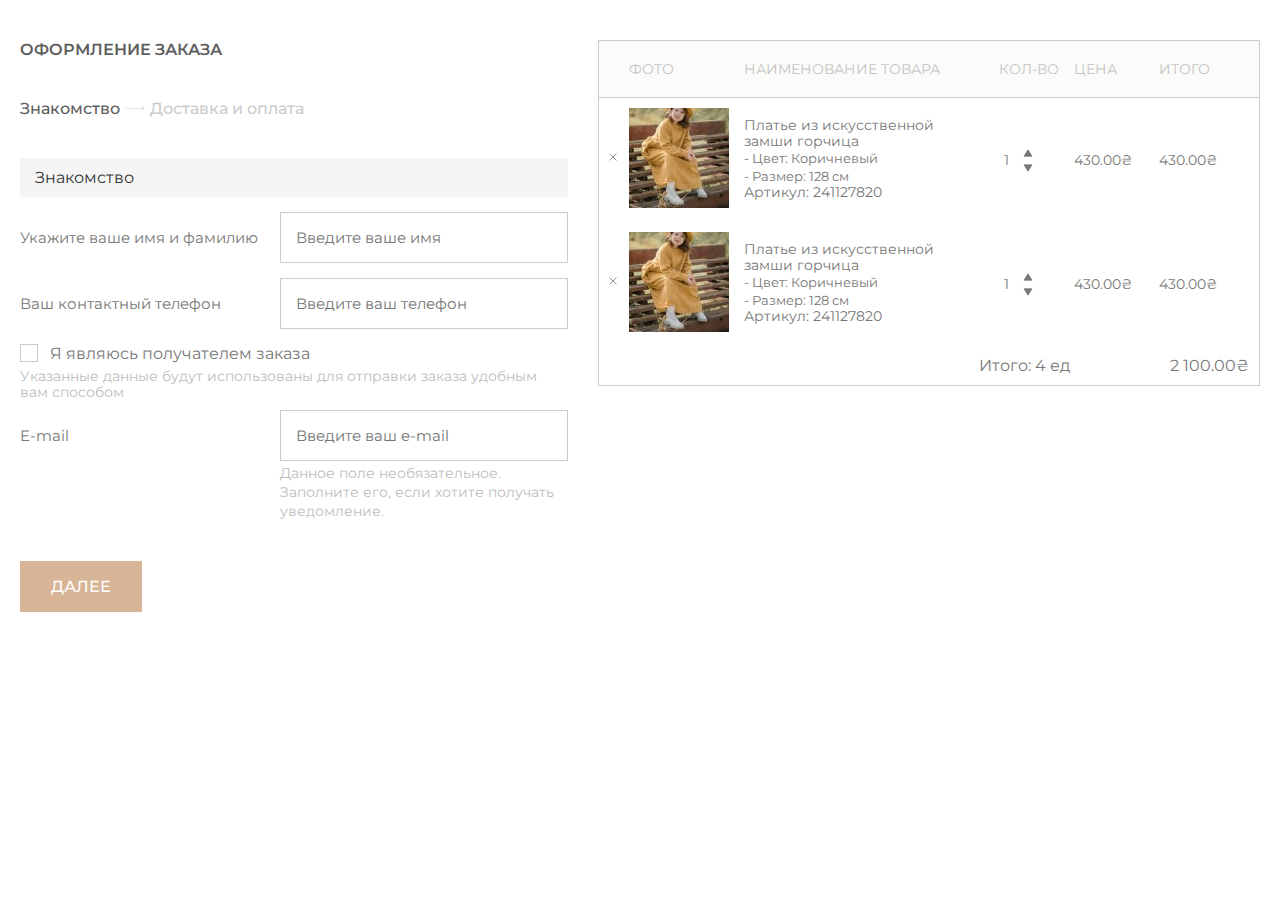
<file: index.html>
<!DOCTYPE html>
<html>

<head>
    <meta charset="utf-8">
    <meta http-equiv="X-UA-Compatible" content="IE=edge">
    <title></title>
    <meta name="description" content="">
    <meta name="viewport" content="width=device-width, user-scalable=no, initial-scale=1.0, maximum-scale=1.0, minimum-scale=1.0">
    <link rel="stylesheet" href="css/magnific-popup.css">
    <link rel="stylesheet" href="css/main.css">
</head>

<body>
    <div class="wrapper">
        <header></header>
        <main>
            <section class="bug padding">
                <div class="container">
                    <div class="bug_wrap">
                        <div class="bug_form_container">
                            <div class="bug_title_box">
                                <h1 class="title">ОФОРМЛЕНИЕ ЗАКАЗА</h1>
                            </div>
                            <div class="bread_wrap">
                                <p class="bread_item">Знакомство</p>
                                <img src="img/icon/arrow.svg" style="width: 30px; height: 5px;" alt="arrow">
                                <p class="bread_item_last">Доставка и оплата</p>
                            </div>
                            <div class="title_form">
                                <p class="title">Знакомство</p>
                            </div>
                            <form class="form_bug_wrap">
                                <div class="form_input_box">
                                    <p class="label">Укажите ваше имя и фамилию</p>
                                    <input type="text" placeholder="Введите ваше имя" required>
                                </div>
                                <div class="form_input_box">
                                    <p class="label">Ваш контактный телефон</p>
                                    <input type="tel" placeholder="Введите ваш телефон" required>
                                </div>
                                <div class="form_checkbox">
                                    <div class="checkbox">
                                        <input type="checkbox" id="checkbox_1">
                                        <label for="checkbox_1">Я являюсь получателем заказа</label>
                                    </div>
                                    <p>Указанные данные будут использованы для отправки заказа удобным вам способом</p>
                                </div>
                                <div class="form_input_box">
                                    <p class="label">E-mail</p>
                                    <div class="input_box">
                                        <input type="email" placeholder="Введите ваш e-mail" required>
                                        <span>Данное поле необязательное. Заполните его, если хотите получать уведомление.</span>
                                    </div>
                                </div>
                                <div class="btn_wrap">
                                    <button type="submit" class="btn_next">ДАЛЕЕ</button>
                                </div>
                            </form>
                        </div>
                        <div class="bug_item_container">
                            <div class="bug_title_wrap">
                                <p>ФОТО</p>
                                <p>Наименование товара</p>
                                <p>Кол-во</p>
                                <p>Цена</p>
                                <p>Итого</p>
                            </div>
                            <div class="bug_item_box">
                                <img src="img/icon/delete_item.svg" style="height: 8px; width: 8px;" class="delete_item" alt="delete_item">
                                <div class="item_photo">
                                    <img src="img/item.png" alt="item">
                                </div>
                                <div class="item_info">
                                    <p class="title">Платье из искусственной замши горчица</p>
                                    <ul class="features_list">
                                        <li>- Цвет: Коричневый</li>
                                        <li>- Размер: 128 см</li>
                                    </ul>
                                    <p class="article">Артикул: 241127820</p>
                                </div>
                                <div class="item_col">
                                    <p class="hide_title">Кол-во</p>
                                    <div class="quantity_block">
                                        <input class="quantity_num" type="number" value="1" />
                                        <div class="btn_wrap">
                                            <button class="quantity_arrow_plus">
                                                <img src="img/icon/top.svg" style="width: 10px; height: 8px;" alt="top">
                                            </button>
                                            <button class="quantity_arrow_minus">
                                                <img src="img/icon/bottom.svg" style="width: 10px; height: 8px;" alt="bottom">
                                            </button>
                                        </div>
                                    </div>
                                </div>
                                <div class="item_price">
                                    <p class="hide_title">Цена</p>
                                    <p class="price">430.00₴</p>
                                </div>
                                <div class="item_all">
                                    <p class="hide_title">Итого</p>
                                    <p class="all">430.00₴</p>
                                </div>
                            </div>
                            <div class="bug_item_box">
                                <img src="img/icon/delete_item.svg" style="height: 8px; width: 8px;" class="delete_item" alt="delete_item">
                                <div class="item_photo">
                                    <img src="img/item.png" alt="item">
                                </div>
                                <div class="item_info">
                                    <p class="title">Платье из искусственной замши горчица</p>
                                    <ul class="features_list">
                                        <li>- Цвет: Коричневый</li>
                                        <li>- Размер: 128 см</li>
                                    </ul>
                                    <p class="article">Артикул: 241127820</p>
                                </div>
                                <div class="item_col">
                                    <p class="hide_title">Кол-во</p>
                                    <div class="quantity_block">
                                        <input class="quantity_num" type="number" value="1" />
                                        <div class="btn_wrap">
                                            <button class="quantity_arrow_plus">
                                                <img src="img/icon/top.svg" style="width: 10px; height: 8px;" alt="top">
                                            </button>
                                            <button class="quantity_arrow_minus">
                                                <img src="img/icon/bottom.svg" style="width: 10px; height: 8px;" alt="bottom">
                                            </button>
                                        </div>
                                    </div>
                                </div>
                                <div class="item_price">
                                    <p class="hide_title">Цена</p>
                                    <p class="price">430.00₴</p>
                                </div>
                                <div class="item_all">
                                    <p class="hide_title">Итого</p>
                                    <p class="all">430.00₴</p>
                                </div>
                            </div>
                            <div class="bug_wrap_all">
                                <div class="bug_all_box">
                                    <p>Итого: 4 ед</p>
                                </div>
                                <div class="bug_all_price">
                                    <p>2 100.00₴</p>
                                </div>
                            </div>
                        </div>
                    </div>
                </div>
            </section>
        </main>
        <footer></footer>
    </div>

    <script src="https://code.jquery.com/jquery-3.5.1.min.js" integrity="sha256-9/aliU8dGd2tb6OSsuzixeV4y/faTqgFtohetphbbj0=" crossorigin="anonymous"></script>
    <script src="js/magnific-popup.min.js"></script>
    <script src="js/common.js"></script>
</body>

</html>
</file>
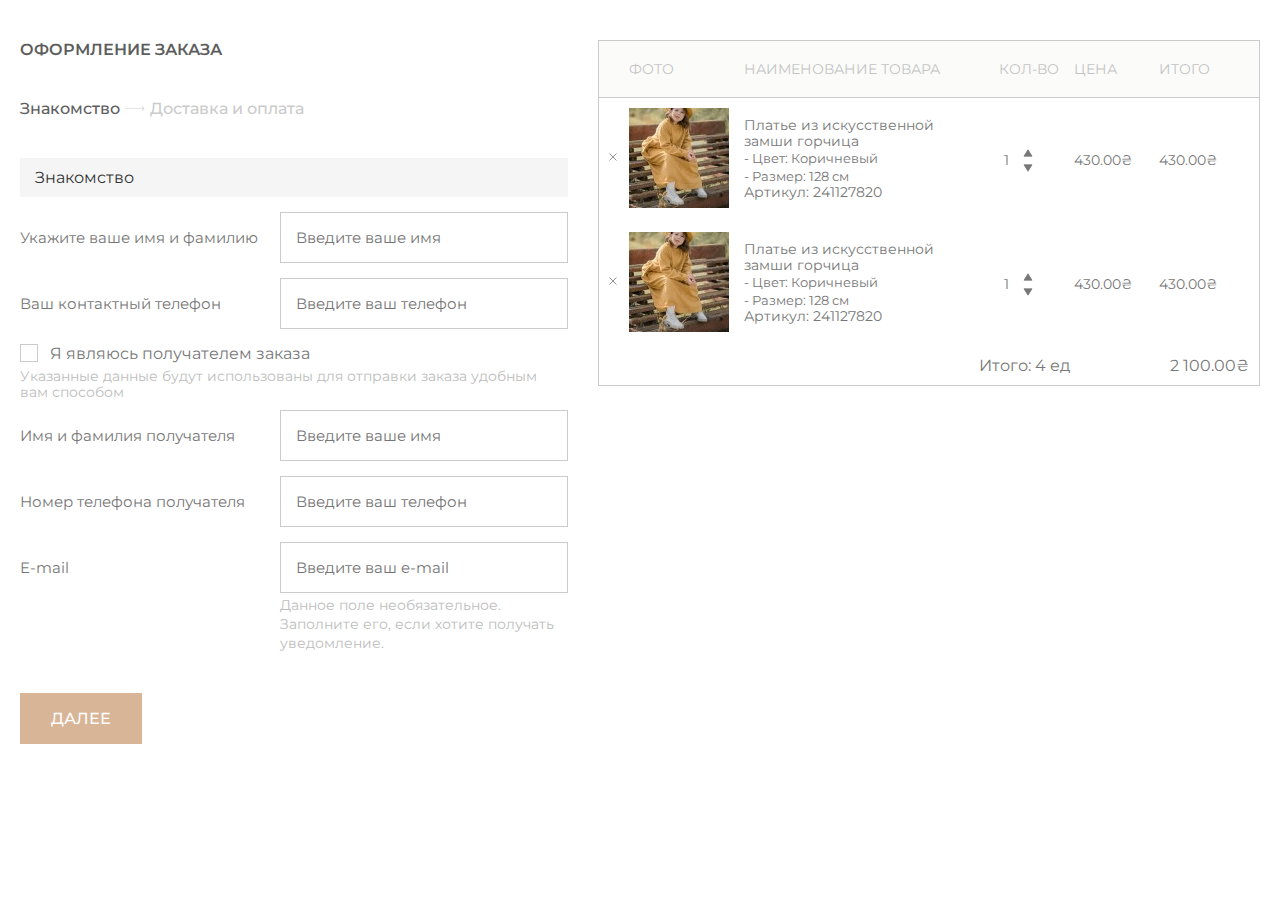
<file: desk2.html>
<!DOCTYPE html>
<html>

<head>
    <meta charset="utf-8">
    <meta http-equiv="X-UA-Compatible" content="IE=edge">
    <title></title>
    <meta name="description" content="">
    <meta name="viewport" content="width=device-width, user-scalable=no, initial-scale=1.0, maximum-scale=1.0, minimum-scale=1.0">
    <link rel="stylesheet" href="css/magnific-popup.css">
    <link rel="stylesheet" href="css/main.css">
</head>

<body>
    <div class="wrapper">
        <header></header>
        <main>
            <section class="bug padding">
                <div class="container">
                    <div class="bug_wrap">
                        <div class="bug_form_container">
                            <div class="bug_title_box">
                                <h1 class="title">ОФОРМЛЕНИЕ ЗАКАЗА</h1>
                            </div>
                            <div class="bread_wrap">
                                <p class="bread_item">Знакомство</p>
                                <img src="img/icon/arrow.svg" style="width: 30px; height: 5px;" alt="arrow">
                                <p class="bread_item_last">Доставка и оплата</p>
                            </div>
                            <div class="title_form">
                                <p class="title">Знакомство</p>
                            </div>
                            <form class="form_bug_wrap">
                                <div class="form_input_box">
                                    <p class="label">Укажите ваше имя и фамилию</p>
                                    <input type="text" placeholder="Введите ваше имя" required>
                                </div>
                                <div class="form_input_box">
                                    <p class="label">Ваш контактный телефон</p>
                                    <input type="tel" placeholder="Введите ваш телефон" required>
                                </div>
                                <div class="form_checkbox">
                                    <div class="checkbox">
                                        <input type="checkbox" id="checkbox_1">
                                        <label for="checkbox_1">Я являюсь получателем заказа</label>
                                    </div>
                                    <p>Указанные данные будут использованы для отправки заказа удобным вам способом</p>
                                </div>
                                <div class="form_input_box">
                                    <p class="label">Имя и фамилия получателя</p>
                                    <input type="text" placeholder="Введите ваше имя" required>
                                </div>
                                <div class="form_input_box">
                                    <p class="label">Номер телефона получателя</p>
                                    <input type="tel" placeholder="Введите ваш телефон" required>
                                </div>
                                <div class="form_input_box">
                                    <p class="label">E-mail</p>
                                    <div class="input_box">
                                        <input type="email" placeholder="Введите ваш e-mail" required>
                                        <span>Данное поле необязательное. Заполните его, если хотите получать уведомление.</span>
                                    </div>
                                </div>
                                <div class="btn_wrap">
                                    <button type="submit" class="btn_next">ДАЛЕЕ</button>
                                </div>
                            </form>
                        </div>
                        <div class="bug_item_container">
                            <div class="bug_title_wrap">
                                <p>ФОТО</p>
                                <p>Наименование товара</p>
                                <p>Кол-во</p>
                                <p>Цена</p>
                                <p>Итого</p>
                            </div>
                            <div class="bug_item_box">
                                <img src="img/icon/delete_item.svg" style="height: 8px; width: 8px;" class="delete_item" alt="delete_item">
                                <div class="item_photo">
                                    <img src="img/item.png" alt="item">
                                </div>
                                <div class="item_info">
                                    <p class="title">Платье из искусственной замши горчица</p>
                                    <ul class="features_list">
                                        <li>- Цвет: Коричневый</li>
                                        <li>- Размер: 128 см</li>
                                    </ul>
                                    <p class="article">Артикул: 241127820</p>
                                </div>
                                <div class="item_col">
                                    <p class="hide_title">Кол-во</p>
                                    <div class="quantity_block">
                                        <input class="quantity_num" type="number" value="1" />
                                        <div class="btn_wrap">
                                            <button class="quantity_arrow_plus">
                                                <img src="img/icon/top.svg" style="width: 10px; height: 8px;" alt="top">
                                            </button>
                                            <button class="quantity_arrow_minus">
                                                <img src="img/icon/bottom.svg" style="width: 10px; height: 8px;" alt="bottom">
                                            </button>
                                        </div>
                                    </div>
                                </div>
                                <div class="item_price">
                                    <p class="hide_title">Цена</p>
                                    <p class="price">430.00₴</p>
                                </div>
                                <div class="item_all">
                                    <p class="hide_title">Итого</p>
                                    <p class="all">430.00₴</p>
                                </div>
                            </div>
                            <div class="bug_item_box">
                                <img src="img/icon/delete_item.svg" style="height: 8px; width: 8px;" class="delete_item" alt="delete_item">
                                <div class="item_photo">
                                    <img src="img/item.png" alt="item">
                                </div>
                                <div class="item_info">
                                    <p class="title">Платье из искусственной замши горчица</p>
                                    <ul class="features_list">
                                        <li>- Цвет: Коричневый</li>
                                        <li>- Размер: 128 см</li>
                                    </ul>
                                    <p class="article">Артикул: 241127820</p>
                                </div>
                                <div class="item_col">
                                    <p class="hide_title">Кол-во</p>
                                    <div class="quantity_block">
                                        <input class="quantity_num" type="number" value="1" />
                                        <div class="btn_wrap">
                                            <button class="quantity_arrow_plus">
                                                <img src="img/icon/top.svg" style="width: 10px; height: 8px;" alt="top">
                                            </button>
                                            <button class="quantity_arrow_minus">
                                                <img src="img/icon/bottom.svg" style="width: 10px; height: 8px;" alt="bottom">
                                            </button>
                                        </div>
                                    </div>
                                </div>
                                <div class="item_price">
                                    <p class="hide_title">Цена</p>
                                    <p class="price">430.00₴</p>
                                </div>
                                <div class="item_all">
                                    <p class="hide_title">Итого</p>
                                    <p class="all">430.00₴</p>
                                </div>
                            </div>
                            <div class="bug_wrap_all">
                                <div class="bug_all_box">
                                    <p>Итого: 4 ед</p>
                                </div>
                                <div class="bug_all_price">
                                    <p>2 100.00₴</p>
                                </div>
                            </div>
                        </div>
                    </div>
                </div>
            </section>
        </main>
        <footer></footer>
    </div>

    <script src="https://code.jquery.com/jquery-3.5.1.min.js" integrity="sha256-9/aliU8dGd2tb6OSsuzixeV4y/faTqgFtohetphbbj0=" crossorigin="anonymous"></script>
    <script src="js/magnific-popup.min.js"></script>
    <script src="js/common.js"></script>
</body>

</html>
</file>
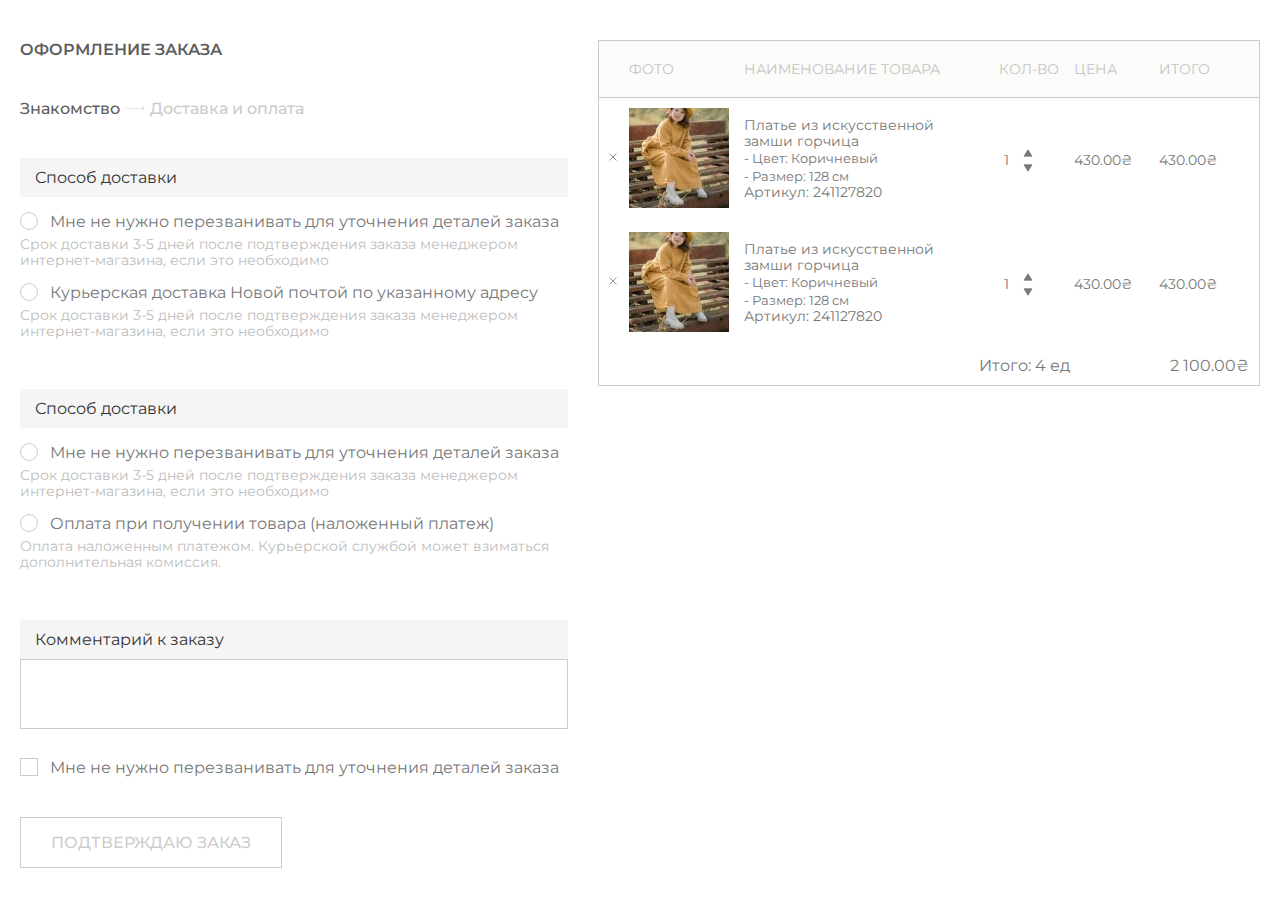
<file: desk3.html>
<!DOCTYPE html>
<html>

<head>
    <meta charset="utf-8">
    <meta http-equiv="X-UA-Compatible" content="IE=edge">
    <title></title>
    <meta name="description" content="">
    <meta name="viewport" content="width=device-width, user-scalable=no, initial-scale=1.0, maximum-scale=1.0, minimum-scale=1.0">
    <link rel="stylesheet" href="css/magnific-popup.css">
    <link rel="stylesheet" href="css/main.css">
</head>

<body>
    <div class="wrapper">
        <header></header>
        <main>
            <section class="bug padding">
                <div class="container">
                    <div class="bug_wrap">
                        <div class="bug_form_container">
                            <div class="bug_title_box">
                                <h1 class="title">ОФОРМЛЕНИЕ ЗАКАЗА</h1>
                            </div>
                            <div class="bread_wrap">
                                <p class="bread_item">Знакомство</p>
                                <img src="img/icon/arrow.svg" style="width: 30px; height: 5px;" alt="arrow">
                                <p class="bread_item_last">Доставка и оплата</p>
                            </div>
                            <form class="form_bug_wrap">
                                <div class="title_form">
                                    <p class="title">Способ доставки</p>
                                </div>
                                <div class="form_radio">
                                    <div class="checkbox">
                                        <input type="radio" name="pay" id="pay1">
                                        <label for="pay1">Мне не нужно перезванивать для уточнения деталей заказа</label>
                                    </div>
                                    <p>Срок доставки 3-5 дней после подтверждения заказа менеджером интернет-магазина, если это необходимо</p>
                                </div>
                                <div class="form_radio marg_xl">
                                    <div class="checkbox">
                                        <input type="radio" name="pay" id="pay2">
                                        <label for="pay2">Курьерская доставка Новой почтой по указанному адресу</label>
                                    </div>
                                    <p>Срок доставки 3-5 дней после подтверждения заказа менеджером интернет-магазина, если это необходимо</p>
                                </div>

                                <div class="title_form">
                                    <p class="title">Способ доставки</p>
                                </div>
                                <div class="form_radio">
                                    <div class="checkbox">
                                        <input type="radio" name="delivery" id="delivery1">
                                        <label for="delivery1">Мне не нужно перезванивать для уточнения деталей заказа</label>
                                    </div>
                                    <p>Срок доставки 3-5 дней после подтверждения заказа менеджером интернет-магазина, если это необходимо</p>
                                </div>
                                <div class="form_radio marg_xl">
                                    <div class="checkbox">
                                        <input type="radio" name="delivery" id="delivery2">
                                        <label for="delivery2">Оплата при получении товара (наложенный платеж)</label>
                                    </div>
                                    <p>Оплата наложенным платежом. Курьерской службой может взиматься дополнительная комиссия. </p>
                                </div>

                                <div class="title_form">
                                    <p class="title">Комментарий к заказу</p>
                                </div>
                                <textarea name="" class="textarea"></textarea>

                                <div class="form_checkbox">
                                    <div class="checkbox">
                                        <input type="checkbox" id="checkbox_1">
                                        <label for="checkbox_1">Мне не нужно перезванивать для уточнения деталей заказа</label>
                                    </div>
                                </div>
                                <div class="btn_wrap_2">
                                    <button type="submit" class="btn_suces">ПОДТВЕРЖДАЮ ЗАКАЗ</button>
                                </div>
                            </form>
                        </div>
                        <div class="bug_item_container">
                            <div class="bug_title_wrap">
                                <p>ФОТО</p>
                                <p>Наименование товара</p>
                                <p>Кол-во</p>
                                <p>Цена</p>
                                <p>Итого</p>
                            </div>
                            <div class="bug_item_box">
                                <img src="img/icon/delete_item.svg" style="height: 8px; width: 8px;" class="delete_item" alt="delete_item">
                                <div class="item_photo">
                                    <img src="img/item.png" alt="item">
                                </div>
                                <div class="item_info">
                                    <p class="title">Платье из искусственной замши горчица</p>
                                    <ul class="features_list">
                                        <li>- Цвет: Коричневый</li>
                                        <li>- Размер: 128 см</li>
                                    </ul>
                                    <p class="article">Артикул: 241127820</p>
                                </div>
                                <div class="item_col">
                                    <p class="hide_title">Кол-во</p>
                                    <div class="quantity_block">
                                        <input class="quantity_num" type="number" value="1" />
                                        <div class="btn_wrap">
                                            <button class="quantity_arrow_plus">
                                                <img src="img/icon/top.svg" style="width: 10px; height: 8px;" alt="top">
                                            </button>
                                            <button class="quantity_arrow_minus">
                                                <img src="img/icon/bottom.svg" style="width: 10px; height: 8px;" alt="bottom">
                                            </button>
                                        </div>
                                    </div>
                                </div>
                                <div class="item_price">
                                    <p class="hide_title">Цена</p>
                                    <p class="price">430.00₴</p>
                                </div>
                                <div class="item_all">
                                    <p class="hide_title">Итого</p>
                                    <p class="all">430.00₴</p>
                                </div>
                            </div>
                            <div class="bug_item_box">
                                <img src="img/icon/delete_item.svg" style="height: 8px; width: 8px;" class="delete_item" alt="delete_item">
                                <div class="item_photo">
                                    <img src="img/item.png" alt="item">
                                </div>
                                <div class="item_info">
                                    <p class="title">Платье из искусственной замши горчица</p>
                                    <ul class="features_list">
                                        <li>- Цвет: Коричневый</li>
                                        <li>- Размер: 128 см</li>
                                    </ul>
                                    <p class="article">Артикул: 241127820</p>
                                </div>
                                <div class="item_col">
                                    <p class="hide_title">Кол-во</p>
                                    <div class="quantity_block">
                                        <input class="quantity_num" type="number" value="1" />
                                        <div class="btn_wrap">
                                            <button class="quantity_arrow_plus">
                                                <img src="img/icon/top.svg" style="width: 10px; height: 8px;" alt="top">
                                            </button>
                                            <button class="quantity_arrow_minus">
                                                <img src="img/icon/bottom.svg" style="width: 10px; height: 8px;" alt="bottom">
                                            </button>
                                        </div>
                                    </div>
                                </div>
                                <div class="item_price">
                                    <p class="hide_title">Цена</p>
                                    <p class="price">430.00₴</p>
                                </div>
                                <div class="item_all">
                                    <p class="hide_title">Итого</p>
                                    <p class="all">430.00₴</p>
                                </div>
                            </div>
                            <div class="bug_wrap_all">
                                <div class="bug_all_box">
                                    <p>Итого: 4 ед</p>
                                </div>
                                <div class="bug_all_price">
                                    <p>2 100.00₴</p>
                                </div>
                            </div>
                        </div>
                    </div>
                </div>
            </section>
        </main>
        <footer></footer>
    </div>

    <script src="https://code.jquery.com/jquery-3.5.1.min.js" integrity="sha256-9/aliU8dGd2tb6OSsuzixeV4y/faTqgFtohetphbbj0=" crossorigin="anonymous"></script>
    <script src="js/magnific-popup.min.js"></script>
    <script src="js/common.js"></script>
</body>

</html>
</file>
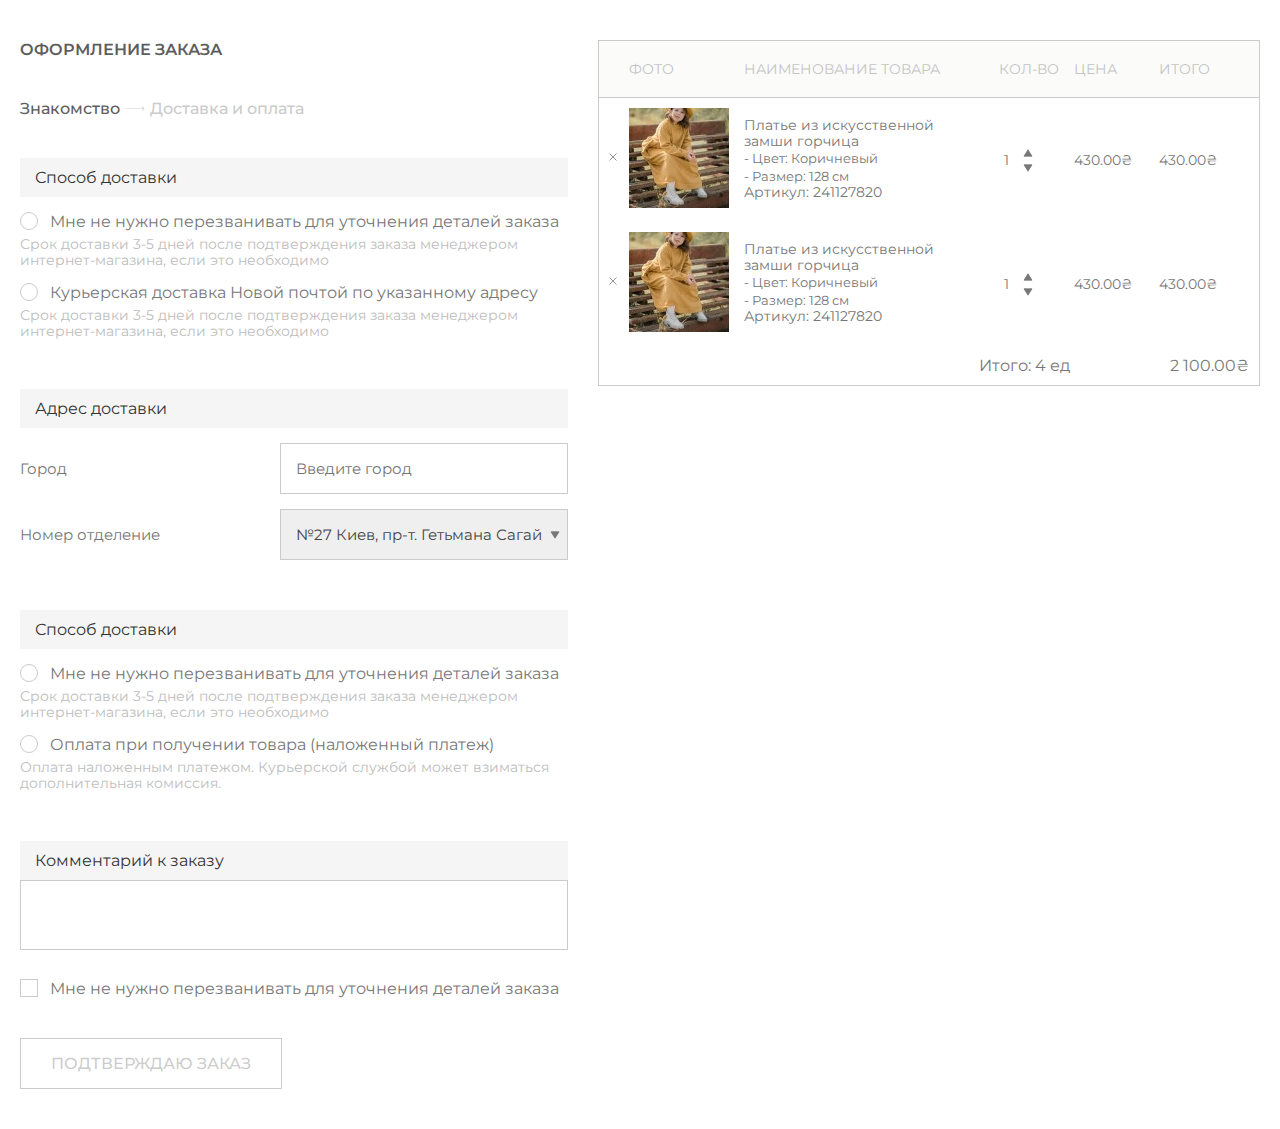
<file: desk4.html>
<!DOCTYPE html>
<html>

<head>
    <meta charset="utf-8">
    <meta http-equiv="X-UA-Compatible" content="IE=edge">
    <title></title>
    <meta name="description" content="">
    <meta name="viewport" content="width=device-width, user-scalable=no, initial-scale=1.0, maximum-scale=1.0, minimum-scale=1.0">
    <link rel="stylesheet" href="css/magnific-popup.css">
    <link rel="stylesheet" href="css/main.css">
</head>

<body>
    <div class="wrapper">
        <header></header>
        <main>
            <section class="bug padding">
                <div class="container">
                    <div class="bug_wrap">
                        <div class="bug_form_container">
                            <div class="bug_title_box">
                                <h1 class="title">ОФОРМЛЕНИЕ ЗАКАЗА</h1>
                            </div>
                            <div class="bread_wrap">
                                <p class="bread_item">Знакомство</p>
                                <img src="img/icon/arrow.svg" style="width: 30px; height: 5px;" alt="arrow">
                                <p class="bread_item_last">Доставка и оплата</p>
                            </div>
                            <form class="form_bug_wrap">
                                <div class="title_form">
                                    <p class="title">Способ доставки</p>
                                </div>
                                <div class="form_radio">
                                    <div class="checkbox">
                                        <input type="radio" name="pay" id="pay1">
                                        <label for="pay1">Мне не нужно перезванивать для уточнения деталей заказа</label>
                                    </div>
                                    <p>Срок доставки 3-5 дней после подтверждения заказа менеджером интернет-магазина, если это необходимо</p>
                                </div>
                                <div class="form_radio marg_xl">
                                    <div class="checkbox">
                                        <input type="radio" name="pay" id="pay2">
                                        <label for="pay2">Курьерская доставка Новой почтой по указанному адресу</label>
                                    </div>
                                    <p>Срок доставки 3-5 дней после подтверждения заказа менеджером интернет-магазина, если это необходимо</p>
                                </div>

                                <div class="title_form">
                                    <p class="title">Адрес доставки</p>
                                </div>
                                <div class="form_input_box">
                                    <p class="label">Город</p>
                                    <input type="text" placeholder="Введите город" required>
                                </div>
                                <div class="form_input_box marg_xl">
                                    <p class="label">Номер отделение </p>
                                    <div class="select_box">
                                        <img src="img/icon/bottom.svg" style="width: 10px; height: 8px;" alt="arr">
                                        <select name="city">
                                            <option value="№27 Киев, пр-т. Гетьмана Сагайдачного, 108 (до 5 кг)">№27 Киев, пр-т. Гетьмана Сагайдачного, 108 (до 5 кг)</option>
                                            <option value="№27 Киев, пр-т. Гетьмана Сагайдачного, 108 (до 5 кг)">№27 Киев, пр-т. Гетьмана Сагайдачного, 108 (до 5 кг)</option>
                                            <option value="№27 Киев, пр-т. Гетьмана Сагайдачного, 108 (до 5 кг)">№27 Киев, пр-т. Гетьмана Сагайдачного, 108 (до 5 кг)</option>
                                        </select>
                                    </div>
                                </div>

                                <div class="title_form">
                                    <p class="title">Способ доставки</p>
                                </div>
                                <div class="form_radio">
                                    <div class="checkbox">
                                        <input type="radio" name="delivery" id="delivery1">
                                        <label for="delivery1">Мне не нужно перезванивать для уточнения деталей заказа</label>
                                    </div>
                                    <p>Срок доставки 3-5 дней после подтверждения заказа менеджером интернет-магазина, если это необходимо</p>
                                </div>
                                <div class="form_radio marg_xl">
                                    <div class="checkbox">
                                        <input type="radio" name="delivery" id="delivery2">
                                        <label for="delivery2">Оплата при получении товара (наложенный платеж)</label>
                                    </div>
                                    <p>Оплата наложенным платежом. Курьерской службой может взиматься дополнительная комиссия. </p>
                                </div>

                                <div class="title_form">
                                    <p class="title">Комментарий к заказу</p>
                                </div>
                                <textarea name="" class="textarea"></textarea>

                                <div class="form_checkbox">
                                    <div class="checkbox">
                                        <input type="checkbox" id="checkbox_1">
                                        <label for="checkbox_1">Мне не нужно перезванивать для уточнения деталей заказа</label>
                                    </div>
                                </div>
                                <div class="btn_wrap_2">
                                    <button type="submit" class="btn_suces">ПОДТВЕРЖДАЮ ЗАКАЗ</button>
                                </div>
                            </form>
                        </div>
                        <div class="bug_item_container">
                            <div class="bug_title_wrap">
                                <p>ФОТО</p>
                                <p>Наименование товара</p>
                                <p>Кол-во</p>
                                <p>Цена</p>
                                <p>Итого</p>
                            </div>
                            <div class="bug_item_box">
                                <img src="img/icon/delete_item.svg" style="height: 8px; width: 8px;" class="delete_item" alt="delete_item">
                                <div class="item_photo">
                                    <img src="img/item.png" alt="item">
                                </div>
                                <div class="item_info">
                                    <p class="title">Платье из искусственной замши горчица</p>
                                    <ul class="features_list">
                                        <li>- Цвет: Коричневый</li>
                                        <li>- Размер: 128 см</li>
                                    </ul>
                                    <p class="article">Артикул: 241127820</p>
                                </div>
                                <div class="item_col">
                                    <p class="hide_title">Кол-во</p>
                                    <div class="quantity_block">
                                        <input class="quantity_num" type="number" value="1" />
                                        <div class="btn_wrap">
                                            <button class="quantity_arrow_plus">
                                                <img src="img/icon/top.svg" style="width: 10px; height: 8px;" alt="top">
                                            </button>
                                            <button class="quantity_arrow_minus">
                                                <img src="img/icon/bottom.svg" style="width: 10px; height: 8px;" alt="bottom">
                                            </button>
                                        </div>
                                    </div>
                                </div>
                                <div class="item_price">
                                    <p class="hide_title">Цена</p>
                                    <p class="price">430.00₴</p>
                                </div>
                                <div class="item_all">
                                    <p class="hide_title">Итого</p>
                                    <p class="all">430.00₴</p>
                                </div>
                            </div>
                            <div class="bug_item_box">
                                <img src="img/icon/delete_item.svg" style="height: 8px; width: 8px;" class="delete_item" alt="delete_item">
                                <div class="item_photo">
                                    <img src="img/item.png" alt="item">
                                </div>
                                <div class="item_info">
                                    <p class="title">Платье из искусственной замши горчица</p>
                                    <ul class="features_list">
                                        <li>- Цвет: Коричневый</li>
                                        <li>- Размер: 128 см</li>
                                    </ul>
                                    <p class="article">Артикул: 241127820</p>
                                </div>
                                <div class="item_col">
                                    <p class="hide_title">Кол-во</p>
                                    <div class="quantity_block">
                                        <input class="quantity_num" type="number" value="1" />
                                        <div class="btn_wrap">
                                            <button class="quantity_arrow_plus">
                                                <img src="img/icon/top.svg" style="width: 10px; height: 8px;" alt="top">
                                            </button>
                                            <button class="quantity_arrow_minus">
                                                <img src="img/icon/bottom.svg" style="width: 10px; height: 8px;" alt="bottom">
                                            </button>
                                        </div>
                                    </div>
                                </div>
                                <div class="item_price">
                                    <p class="hide_title">Цена</p>
                                    <p class="price">430.00₴</p>
                                </div>
                                <div class="item_all">
                                    <p class="hide_title">Итого</p>
                                    <p class="all">430.00₴</p>
                                </div>
                            </div>
                            <div class="bug_wrap_all">
                                <div class="bug_all_box">
                                    <p>Итого: 4 ед</p>
                                </div>
                                <div class="bug_all_price">
                                    <p>2 100.00₴</p>
                                </div>
                            </div>
                        </div>
                    </div>
                </div>
            </section>
        </main>
        <footer></footer>
    </div>

    <script src="https://code.jquery.com/jquery-3.5.1.min.js" integrity="sha256-9/aliU8dGd2tb6OSsuzixeV4y/faTqgFtohetphbbj0=" crossorigin="anonymous"></script>
    <script src="js/magnific-popup.min.js"></script>
    <script src="js/common.js"></script>
</body>

</html>
</file>
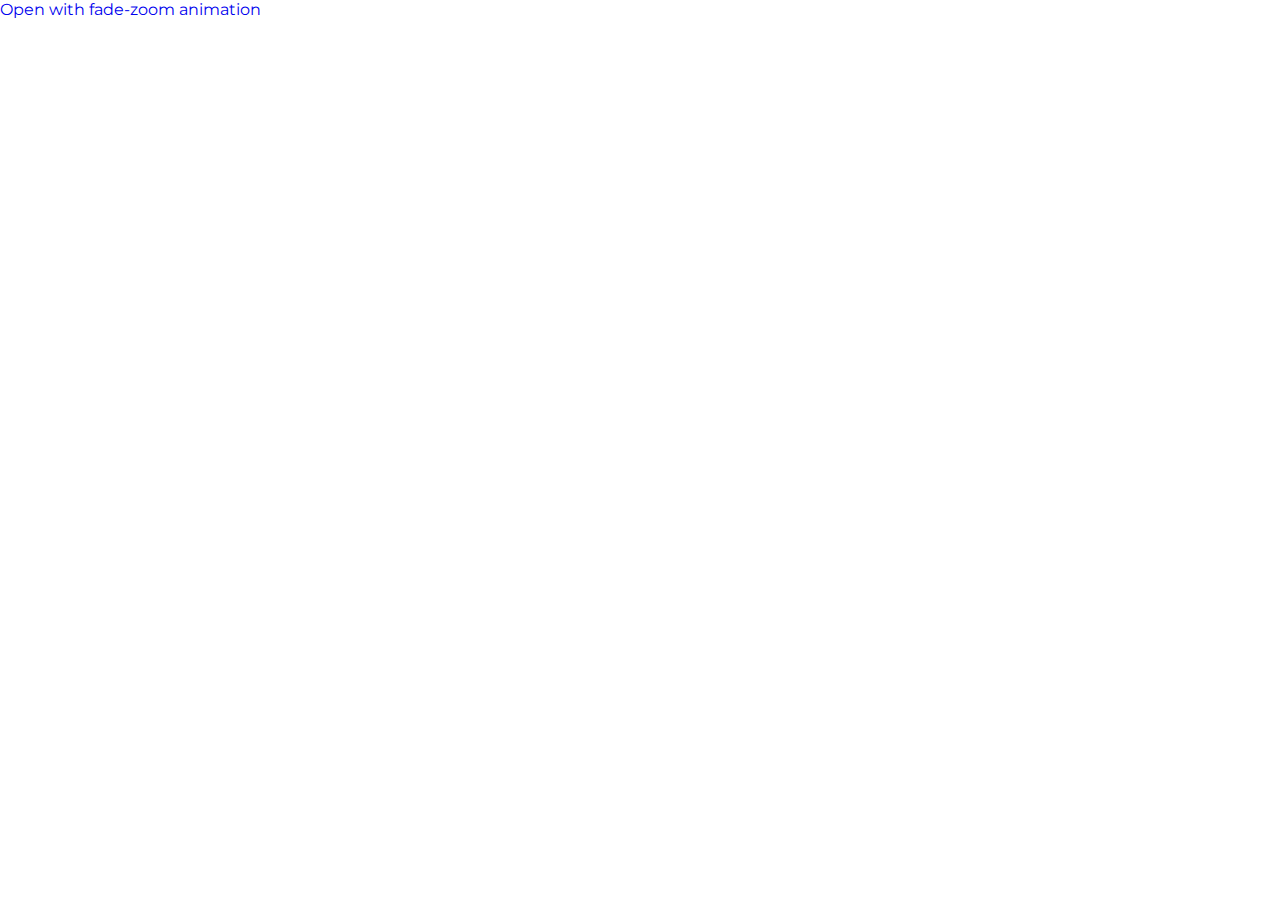
<file: modal.html>
<!DOCTYPE html>
<html>

<head>
    <meta charset="utf-8">
    <meta http-equiv="X-UA-Compatible" content="IE=edge">
    <title></title>
    <meta name="description" content="">
    <meta name="viewport" content="width=device-width, user-scalable=no, initial-scale=1.0, maximum-scale=1.0, minimum-scale=1.0">
    <link rel="stylesheet" href="css/magnific-popup.css">
    <link rel="stylesheet" href="css/main.css">
</head>

<body>
    <div class="wrapper">
        <header></header>
        <main>
            <a class="popup-with-zoom-anim" href="#thank">Open with fade-zoom animation</a><br>

        </main>
        <footer></footer>
    </div>

    <div id="thank" class="zoom-anim-dialog thank mfp-hide">
        <di class="thank_wrap">
            <p class="thank_title">Благодарим вас за заказ!</p>
            <p class="thank_text">
                Вы получите информирование о заказе через SMS или по Email, если указали электронный адрес.
            </p>
        </di>
    </div>

    <script src="https://code.jquery.com/jquery-3.5.1.min.js" integrity="sha256-9/aliU8dGd2tb6OSsuzixeV4y/faTqgFtohetphbbj0=" crossorigin="anonymous"></script>
    <script src="js/magnific-popup.min.js"></script>
    <script src="js/common.js"></script>
</body>

</html>
</file>
<file: css/main.css>
@import url("https://fonts.googleapis.com/css2?family=Montserrat:wght@300;400;500;700&display=swap");
.bug {
  margin: 40px 0; }
  @media (max-width: 576px) {
    .bug {
      margin: 20px 0; } }
  .bug .bug_wrap {
    display: grid;
    grid-template-columns: 1fr 1fr;
    grid-gap: 70px;
    -webkit-box-align: start;
    -webkit-align-items: start;
        -ms-flex-align: start;
            align-items: start; }
    @media (max-width: 1600px) {
      .bug .bug_wrap {
        grid-gap: 30px; } }
    @media (max-width: 1100px) {
      .bug .bug_wrap {
        grid-template-columns: 1fr; } }
  .bug .bug_title_box {
    margin-bottom: 40px; }
    @media (max-width: 990px) {
      .bug .bug_title_box {
        margin-bottom: 15px; } }
    .bug .bug_title_box .title {
      font: 600 1rem 'Montserrat', sans-serif;
      color: #5E5D5D; }
  .bug .bread_wrap {
    display: -webkit-box;
    display: -webkit-flex;
    display: -ms-flexbox;
    display: flex;
    -webkit-box-align: center;
    -webkit-align-items: center;
        -ms-flex-align: center;
            align-items: center;
    margin-bottom: 40px; }
    @media (max-width: 990px) {
      .bug .bread_wrap {
        margin-bottom: 15px; } }
    .bug .bread_wrap .bread_item {
      font: 500 1rem 'Montserrat', sans-serif;
      color: #5E5D5D; }
    .bug .bread_wrap .bread_item_last {
      font: 500 1rem 'Montserrat', sans-serif;
      color: #CBCBCB; }
  .bug .title_form {
    padding: 10px 15px;
    background: #F5F5F5;
    margin-bottom: 15px; }
    .bug .title_form .title {
      font: 400 1rem 'Montserrat', sans-serif;
      color: #333333; }
  .bug .form_bug_wrap .form_input_box {
    margin-bottom: 15px;
    display: grid;
    grid-template-columns: 255px 1fr;
    grid-gap: 5px;
    -webkit-box-align: center;
    -webkit-align-items: center;
        -ms-flex-align: center;
            align-items: center; }
    @media (max-width: 1200px) {
      .bug .form_bug_wrap .form_input_box {
        grid-gap: 10px;
        grid-template-columns: 1fr; } }
    .bug .form_bug_wrap .form_input_box .label {
      font: 400 .95rem 'Montserrat', sans-serif;
      color: #777777; }
    .bug .form_bug_wrap .form_input_box input {
      width: 100%;
      padding: 15px;
      -webkit-appearance: none;
         -moz-appearance: none;
              appearance: none;
      border: none;
      outline: none;
      -webkit-box-sizing: border-box;
              box-sizing: border-box;
      font: 400 .95rem 'Montserrat', sans-serif;
      color: #454545;
      border: 1px solid #cbcbcb; }
    .bug .form_bug_wrap .form_input_box .select_box {
      position: relative; }
      .bug .form_bug_wrap .form_input_box .select_box img {
        position: absolute;
        pointer-events: none;
        right: 8px;
        top: 22px; }
    .bug .form_bug_wrap .form_input_box select {
      width: 100%;
      padding: 15px 25px 15px 15px;
      -webkit-appearance: none;
         -moz-appearance: none;
              appearance: none;
      border: none;
      outline: none;
      -webkit-box-sizing: border-box;
              box-sizing: border-box;
      font: 400 .95rem 'Montserrat', sans-serif;
      color: #454545;
      border: 1px solid #cbcbcb; }
    .bug .form_bug_wrap .form_input_box .input_box {
      position: relative;
      display: -webkit-box;
      display: -webkit-flex;
      display: -ms-flexbox;
      display: flex;
      -webkit-box-orient: vertical;
      -webkit-box-direction: normal;
      -webkit-flex-direction: column;
          -ms-flex-direction: column;
              flex-direction: column; }
      .bug .form_bug_wrap .form_input_box .input_box span {
        position: absolute;
        top: 105%;
        left: 0;
        color: #BDBDBD;
        font: 400 .87rem/19px 'Montserrat', sans-serif; }
        @media (max-width: 990px) {
          .bug .form_bug_wrap .form_input_box .input_box span {
            top: auto;
            position: relative;
            margin-top: 5px; } }
  .bug .form_bug_wrap .textarea {
    background: #FFFFFF;
    border: 1px solid #CBCBCB;
    resize: none;
    width: 100%;
    padding: 10px;
    -webkit-appearance: none;
       -moz-appearance: none;
            appearance: none;
    border: none;
    outline: none;
    height: 70px;
    width: 100%;
    -webkit-box-sizing: border-box;
            box-sizing: border-box;
    font: 400 .95rem 'Montserrat', sans-serif;
    color: #454545;
    border: 1px solid #cbcbcb;
    margin-top: -15px;
    margin-bottom: 25px; }
  .bug .form_bug_wrap .form_radio {
    margin-bottom: 15px; }
    .bug .form_bug_wrap .form_radio p {
      font: 400 .87rem 'Montserrat', sans-serif;
      color: #BDBDBD; }
    .bug .form_bug_wrap .form_radio .checkbox input[type="radio"] {
      opacity: 0;
      position: absolute; }
    .bug .form_bug_wrap .form_radio .checkbox label {
      position: relative;
      cursor: pointer;
      display: inline-block;
      padding-left: 30px;
      color: #777777;
      font: 400 1rem 'Montserrat', sans-serif;
      margin-bottom: 5px; }
      @media (max-width: 990px) {
        .bug .form_bug_wrap .form_radio .checkbox label {
          padding-left: 25px;
          font: 400 .9rem 'Montserrat', sans-serif; } }
    .bug .form_bug_wrap .form_radio .checkbox label::before,
    .bug .form_bug_wrap .form_radio .checkbox label::after {
      position: absolute;
      content: "";
      display: inline-block; }
    .bug .form_bug_wrap .form_radio .checkbox label::before {
      height: 16px;
      width: 16px;
      border-radius: 50%;
      border: 1px solid #CBCBCB;
      left: 0px;
      top: 0; }
    .bug .form_bug_wrap .form_radio .checkbox label::after {
      height: 10px;
      width: 10px;
      background: #777777;
      border-radius: 50%;
      left: 4px;
      top: 4px; }
    .bug .form_bug_wrap .form_radio .checkbox input[type="radio"] + label::after {
      content: none; }
    .bug .form_bug_wrap .form_radio .checkbox input[type="radio"]:checked + label::after {
      content: ""; }
  .bug .form_bug_wrap .marg_xl {
    margin-bottom: 50px; }
    @media (max-width: 990px) {
      .bug .form_bug_wrap .marg_xl {
        margin-bottom: 15px; } }
  .bug .form_bug_wrap .form_checkbox {
    margin-bottom: 10px; }
    .bug .form_bug_wrap .form_checkbox p {
      font: 400 .87rem 'Montserrat', sans-serif;
      color: #BDBDBD; }
    .bug .form_bug_wrap .form_checkbox .checkbox input[type="checkbox"] {
      opacity: 0;
      position: absolute; }
    .bug .form_bug_wrap .form_checkbox .checkbox label {
      position: relative;
      cursor: pointer;
      display: inline-block;
      padding-left: 30px;
      color: #777777;
      font: 400 1rem 'Montserrat', sans-serif;
      margin-bottom: 5px; }
      @media (max-width: 990px) {
        .bug .form_bug_wrap .form_checkbox .checkbox label {
          padding-left: 25px;
          font: 400 .9rem 'Montserrat', sans-serif; } }
    .bug .form_bug_wrap .form_checkbox .checkbox label::before,
    .bug .form_bug_wrap .form_checkbox .checkbox label::after {
      position: absolute;
      content: "";
      display: inline-block; }
    .bug .form_bug_wrap .form_checkbox .checkbox label::before {
      height: 16px;
      width: 16px;
      border: 1px solid #CBCBCB;
      left: 0px;
      top: 0; }
    .bug .form_bug_wrap .form_checkbox .checkbox label::after {
      height: 5px;
      width: 10px;
      border-left: 2px solid #777777;
      border-bottom: 2px solid #777777;
      -webkit-transform: rotate(-45deg);
          -ms-transform: rotate(-45deg);
              transform: rotate(-45deg);
      left: 3.5px;
      top: 5px; }
    .bug .form_bug_wrap .form_checkbox .checkbox input[type="checkbox"] + label::after {
      content: none; }
    .bug .form_bug_wrap .form_checkbox .checkbox input[type="checkbox"]:checked + label::after {
      content: ""; }
  .bug .form_bug_wrap .btn_wrap {
    margin-top: 100px; }
    @media (max-width: 1100px) {
      .bug .form_bug_wrap .btn_wrap {
        margin-top: 50px; } }
    @media (max-width: 990px) {
      .bug .form_bug_wrap .btn_wrap {
        margin-top: 15px; } }
    .bug .form_bug_wrap .btn_wrap .btn_next {
      cursor: pointer;
      padding: 15px 30px;
      text-transform: uppercase;
      background: #D9B597;
      border: 1px solid #D9B597;
      color: #fff;
      font: 500 1rem 'Montserrat', sans-serif; }
      @media (max-width: 576px) {
        .bug .form_bug_wrap .btn_wrap .btn_next {
          width: 100%;
          -webkit-box-sizing: border-box;
                  box-sizing: border-box;
          text-align: center; } }
  .bug .form_bug_wrap .btn_wrap_2 {
    margin-top: 35px; }
    @media (max-width: 990px) {
      .bug .form_bug_wrap .btn_wrap_2 {
        margin-top: 15px; } }
    .bug .form_bug_wrap .btn_wrap_2 .btn_suces {
      cursor: pointer;
      padding: 15px 30px;
      text-transform: uppercase;
      background: transparent;
      border: 1px solid rgba(153, 153, 153, 0.5);
      color: rgba(153, 153, 153, 0.5);
      font: 500 1rem 'Montserrat', sans-serif;
      -webkit-transition: .2s;
      -o-transition: .2s;
      transition: .2s; }
      .bug .form_bug_wrap .btn_wrap_2 .btn_suces:hover {
        background: #D9B597;
        border: 1px solid #D9B597;
        background: #D9B597;
        color: #fff; }
      @media (max-width: 576px) {
        .bug .form_bug_wrap .btn_wrap_2 .btn_suces {
          width: 100%;
          -webkit-box-sizing: border-box;
                  box-sizing: border-box;
          text-align: center; } }

.bug_item_container {
  border: 1px solid #CBCBCB; }
  .bug_item_container .bug_title_wrap {
    background: #FBFBFA;
    display: grid;
    grid-template-columns: 100px 280px 80px 80px 80px;
    grid-gap: 20px;
    padding: 20px 30px;
    border-bottom: 1px solid #CBCBCB; }
    @media (max-width: 1700px) {
      .bug_item_container .bug_title_wrap {
        grid-template-columns: 100px 300px 70px 80px 80px; } }
    @media (max-width: 1600px) {
      .bug_item_container .bug_title_wrap {
        grid-gap: 15px;
        grid-template-columns: 100px 240px 60px 70px 70px; } }
    @media (max-width: 990px) {
      .bug_item_container .bug_title_wrap {
        display: none; } }
    .bug_item_container .bug_title_wrap p {
      text-transform: uppercase;
      color: #C4C4C4;
      font: 400 .87rem 'Montserrat', sans-serif; }
  .bug_item_container .bug_item_box {
    display: grid;
    grid-template-columns: 100px 280px 80px 80px 80px;
    grid-gap: 20px;
    padding: 10px 30px;
    position: relative;
    -webkit-box-align: center;
    -webkit-align-items: center;
        -ms-flex-align: center;
            align-items: center; }
    @media (max-width: 1700px) {
      .bug_item_container .bug_item_box {
        grid-template-columns: 100px 300px 70px 80px 80px; } }
    @media (max-width: 1600px) {
      .bug_item_container .bug_item_box {
        grid-gap: 15px;
        grid-template-columns: 100px 240px 60px 70px 70px; } }
    @media (max-width: 990px) {
      .bug_item_container .bug_item_box {
        padding: 15px;
        grid-gap: 15px;
        grid-template-columns: 1fr 1fr 1fr; } }
    @media (max-width: 576px) {
      .bug_item_container .bug_item_box {
        grid-template-columns: 1fr 1fr;
        padding: 10px;
        border-bottom: 1px solid #CBCBCB; } }
    .bug_item_container .bug_item_box .delete_item {
      position: absolute;
      left: 10px;
      top: 44%;
      cursor: pointer; }
      @media (max-width: 990px) {
        .bug_item_container .bug_item_box .delete_item {
          right: 12px;
          top: 15px;
          left: auto; } }
    @media (max-width: 576px) {
      .bug_item_container .bug_item_box .item_photo {
        grid-column-start: 1;
        grid-column-end: 4;
        display: -webkit-box;
        display: -webkit-flex;
        display: -ms-flexbox;
        display: flex;
        -webkit-box-align: center;
        -webkit-align-items: center;
            -ms-flex-align: center;
                align-items: center;
        -webkit-box-pack: center;
        -webkit-justify-content: center;
            -ms-flex-pack: center;
                justify-content: center; } }
    .bug_item_container .bug_item_box .item_photo img {
      height: 100px;
      width: 100px;
      -o-object-fit: cover;
         object-fit: cover; }
      @media (max-width: 990px) {
        .bug_item_container .bug_item_box .item_photo img {
          height: 130px;
          width: 130px; } }
    .bug_item_container .bug_item_box .item_info {
      display: -webkit-box;
      display: -webkit-flex;
      display: -ms-flexbox;
      display: flex;
      -webkit-box-orient: vertical;
      -webkit-box-direction: normal;
      -webkit-flex-direction: column;
          -ms-flex-direction: column;
              flex-direction: column;
      -webkit-box-pack: justify;
      -webkit-justify-content: space-between;
          -ms-flex-pack: justify;
              justify-content: space-between; }
      @media (max-width: 990px) {
        .bug_item_container .bug_item_box .item_info {
          grid-column-start: 2;
          grid-column-end: 4; } }
      @media (max-width: 576px) {
        .bug_item_container .bug_item_box .item_info {
          grid-column-start: 1;
          grid-column-end: 3; } }
      .bug_item_container .bug_item_box .item_info .title {
        margin-bottom: 2px;
        color: #777777;
        font: 400 .87rem 'Montserrat', sans-serif; }
      .bug_item_container .bug_item_box .item_info .features_list {
        padding: 0;
        margin: 0;
        list-style-type: none;
        display: grid;
        grid-template-columns: 1fr;
        grid-gap: 3px;
        margin-bottom: auto; }
        .bug_item_container .bug_item_box .item_info .features_list li {
          color: #777777;
          font: 400 .8rem 'Montserrat', sans-serif; }
          @media (max-width: 990px) {
            .bug_item_container .bug_item_box .item_info .features_list li {
              font: 400 .87rem 'Montserrat', sans-serif; } }
      .bug_item_container .bug_item_box .item_info .article {
        color: #777777;
        font: 400 .87rem 'Montserrat', sans-serif;
        margin-bottom: 3px; }
    @media (max-width: 576px) {
      .bug_item_container .bug_item_box .item_col .hide_title {
        text-align: right; } }
    .bug_item_container .bug_item_box .item_col input {
      border: none;
      width: 30px;
      text-align: center;
      outline: none;
      -webkit-appearance: none;
         -moz-appearance: none;
              appearance: none;
      color: #777777;
      font: 400 .87rem 'Montserrat', sans-serif;
      appearance: none; }
    .bug_item_container .bug_item_box .item_col .quantity_block {
      display: -webkit-box;
      display: -webkit-flex;
      display: -ms-flexbox;
      display: flex;
      position: relative;
      left: -10px; }
      @media (max-width: 990px) {
        .bug_item_container .bug_item_box .item_col .quantity_block {
          left: 0; } }
      @media (max-width: 576px) {
        .bug_item_container .bug_item_box .item_col .quantity_block {
          -webkit-box-pack: end;
          -webkit-justify-content: flex-end;
              -ms-flex-pack: end;
                  justify-content: flex-end; } }
      .bug_item_container .bug_item_box .item_col .quantity_block .btn_wrap {
        display: -webkit-box;
        display: -webkit-flex;
        display: -ms-flexbox;
        display: flex;
        -webkit-box-orient: vertical;
        -webkit-box-direction: normal;
        -webkit-flex-direction: column;
            -ms-flex-direction: column;
                flex-direction: column; }
      .bug_item_container .bug_item_box .item_col .quantity_block button {
        cursor: pointer;
        -webkit-appearance: none;
           -moz-appearance: none;
                appearance: none;
        border: none;
        padding: 0;
        background: transparent;
        outline: none; }
    .bug_item_container .bug_item_box .item_price .price {
      color: #777777;
      font: 400 .87rem 'Montserrat', sans-serif; }
    @media (max-width: 576px) {
      .bug_item_container .bug_item_box .item_all {
        display: -webkit-box;
        display: -webkit-flex;
        display: -ms-flexbox;
        display: flex;
        -webkit-box-orient: vertical;
        -webkit-box-direction: normal;
        -webkit-flex-direction: column;
            -ms-flex-direction: column;
                flex-direction: column;
        -webkit-box-align: end;
        -webkit-align-items: flex-end;
            -ms-flex-align: end;
                align-items: flex-end;
        -webkit-box-pack: end;
        -webkit-justify-content: flex-end;
            -ms-flex-pack: end;
                justify-content: flex-end;
        grid-column-end: 4; } }
    .bug_item_container .bug_item_box .item_all .all {
      color: #777777;
      font: 400 .87rem 'Montserrat', sans-serif; }
    .bug_item_container .bug_item_box .hide_title {
      display: none;
      margin-bottom: 3px; }
      @media (max-width: 990px) {
        .bug_item_container .bug_item_box .hide_title {
          display: block;
          color: #777777;
          font: 400 .87rem 'Montserrat', sans-serif; } }
  .bug_item_container .bug_wrap_all {
    display: -webkit-box;
    display: -webkit-flex;
    display: -ms-flexbox;
    display: flex;
    -webkit-box-align: center;
    -webkit-align-items: center;
        -ms-flex-align: center;
            align-items: center;
    -webkit-box-pack: end;
    -webkit-justify-content: flex-end;
        -ms-flex-pack: end;
            justify-content: flex-end;
    padding: 10px; }
    .bug_item_container .bug_wrap_all .bug_all_box {
      margin-right: 120px; }
      @media (max-width: 1400px) {
        .bug_item_container .bug_wrap_all .bug_all_box {
          margin-right: 100px; } }
      @media (max-width: 990px) {
        .bug_item_container .bug_wrap_all .bug_all_box {
          margin-right: 20px; } }
      .bug_item_container .bug_wrap_all .bug_all_box p {
        color: #777777;
        font: 400 1rem 'Montserrat', sans-serif; }
    .bug_item_container .bug_wrap_all .bug_all_price p {
      color: #777777;
      font: 400 1rem 'Montserrat', sans-serif; }

input::-webkit-outer-spin-button,
input::-webkit-inner-spin-button {
  /* display: none; <- Crashes Chrome on hover */
  -webkit-appearance: none;
  margin: 0;
  /* <-- Apparently some margin are still there even though it's hidden */ }

.thank {
  max-width: 600px;
  margin: 0 auto;
  background: #fff;
  position: relative;
  padding: 40px 20px; }
  @media (max-width: 990px) {
    .thank {
      padding: 30px 10px; } }
  .thank .thank_wrap .thank_title {
    color: #000;
    text-align: center;
    font: 500 1.1rem 'Montserrat', sans-serif;
    margin-bottom: 15px; }
    @media (max-width: 990px) {
      .thank .thank_wrap .thank_title {
        margin: 5px 0 10px 0; } }
  .thank .thank_wrap .thank_text {
    color: #000;
    font: 400 1rem/24px 'Montserrat', sans-serif; }

.my-mfp-zoom-in .zoom-anim-dialog {
  opacity: 0;
  -webkit-transition: all 0.2s ease-in-out;
  -o-transition: all 0.2s ease-in-out;
  transition: all 0.2s ease-in-out;
  -webkit-transform: scale(0.8);
  -ms-transform: scale(0.8);
  transform: scale(0.8); }

/* animate in */
.my-mfp-zoom-in.mfp-ready .zoom-anim-dialog {
  opacity: 1;
  -webkit-transform: scale(1);
  -ms-transform: scale(1);
  transform: scale(1); }

/* animate out */
.my-mfp-zoom-in.mfp-removing .zoom-anim-dialog {
  -webkit-transform: scale(0.8);
  -ms-transform: scale(0.8);
  transform: scale(0.8);
  opacity: 0; }

/* Dark overlay, start state */
.my-mfp-zoom-in.mfp-bg {
  opacity: 0;
  -webkit-transition: opacity 0.3s ease-out;
  -o-transition: opacity 0.3s ease-out;
  transition: opacity 0.3s ease-out; }

/* animate in */
.my-mfp-zoom-in.mfp-ready.mfp-bg {
  opacity: 0.8; }

/* animate out */
.my-mfp-zoom-in.mfp-removing.mfp-bg {
  opacity: 0; }

/**
 * Fade-move animation for second dialog
 */
/* at start */
.my-mfp-slide-bottom .zoom-anim-dialog {
  opacity: 0;
  -webkit-transition: all 0.2s ease-out;
  -o-transition: all 0.2s ease-out;
  transition: all 0.2s ease-out;
  -webkit-transform: translateY(-20px) perspective(600px) rotateX(10deg);
  -ms-transform: translateY(-20px) perspective(600px) rotateX(10deg);
  transform: translateY(-20px) perspective(600px) rotateX(10deg); }

/* animate in */
.my-mfp-slide-bottom.mfp-ready .zoom-anim-dialog {
  opacity: 1;
  -webkit-transform: translateY(0) perspective(600px) rotateX(0);
  -ms-transform: translateY(0) perspective(600px) rotateX(0);
  transform: translateY(0) perspective(600px) rotateX(0); }

/* animate out */
.my-mfp-slide-bottom.mfp-removing .zoom-anim-dialog {
  opacity: 0;
  -webkit-transform: translateY(-10px) perspective(600px) rotateX(10deg);
  -ms-transform: translateY(-10px) perspective(600px) rotateX(10deg);
  transform: translateY(-10px) perspective(600px) rotateX(10deg); }

/* Dark overlay, start state */
.my-mfp-slide-bottom.mfp-bg {
  opacity: 0;
  -webkit-transition: opacity 0.3s ease-out;
  -o-transition: opacity 0.3s ease-out;
  transition: opacity 0.3s ease-out; }

/* animate in */
.my-mfp-slide-bottom.mfp-ready.mfp-bg {
  opacity: 0.8; }

/* animate out */
.my-mfp-slide-bottom.mfp-removing.mfp-bg {
  opacity: 0; }

html,
body {
  padding: 0;
  margin: 0;
  -webkit-box-sizing: border-box;
          box-sizing: border-box;
  overflow-x: hidden;
  font-family: 'Montserrat', sans-serif; }

.container {
  max-width: 1400px;
  margin: 0 auto; }

h1,
h2,
h3,
h4,
h5,
p {
  margin: 0; }

a {
  outline: none; }

.padding {
  padding: 0 40px; }
  @media (max-width: 1400px) {
    .padding {
      padding: 0 20px; } }
  @media (max-width: 990px) {
    .padding {
      padding: 0 15px; } }
  @media (max-width: 576px) {
    .padding {
      padding: 0 10px; } }

.margin {
  margin-bottom: 70px; }
  @media (max-width: 990px) {
    .margin {
      margin-bottom: 30px; } }

a {
  text-decoration: none; }

main {
  min-height: -webkit-calc(100vh - 60px);
  min-height: calc(100vh - 60px); }
</file>
